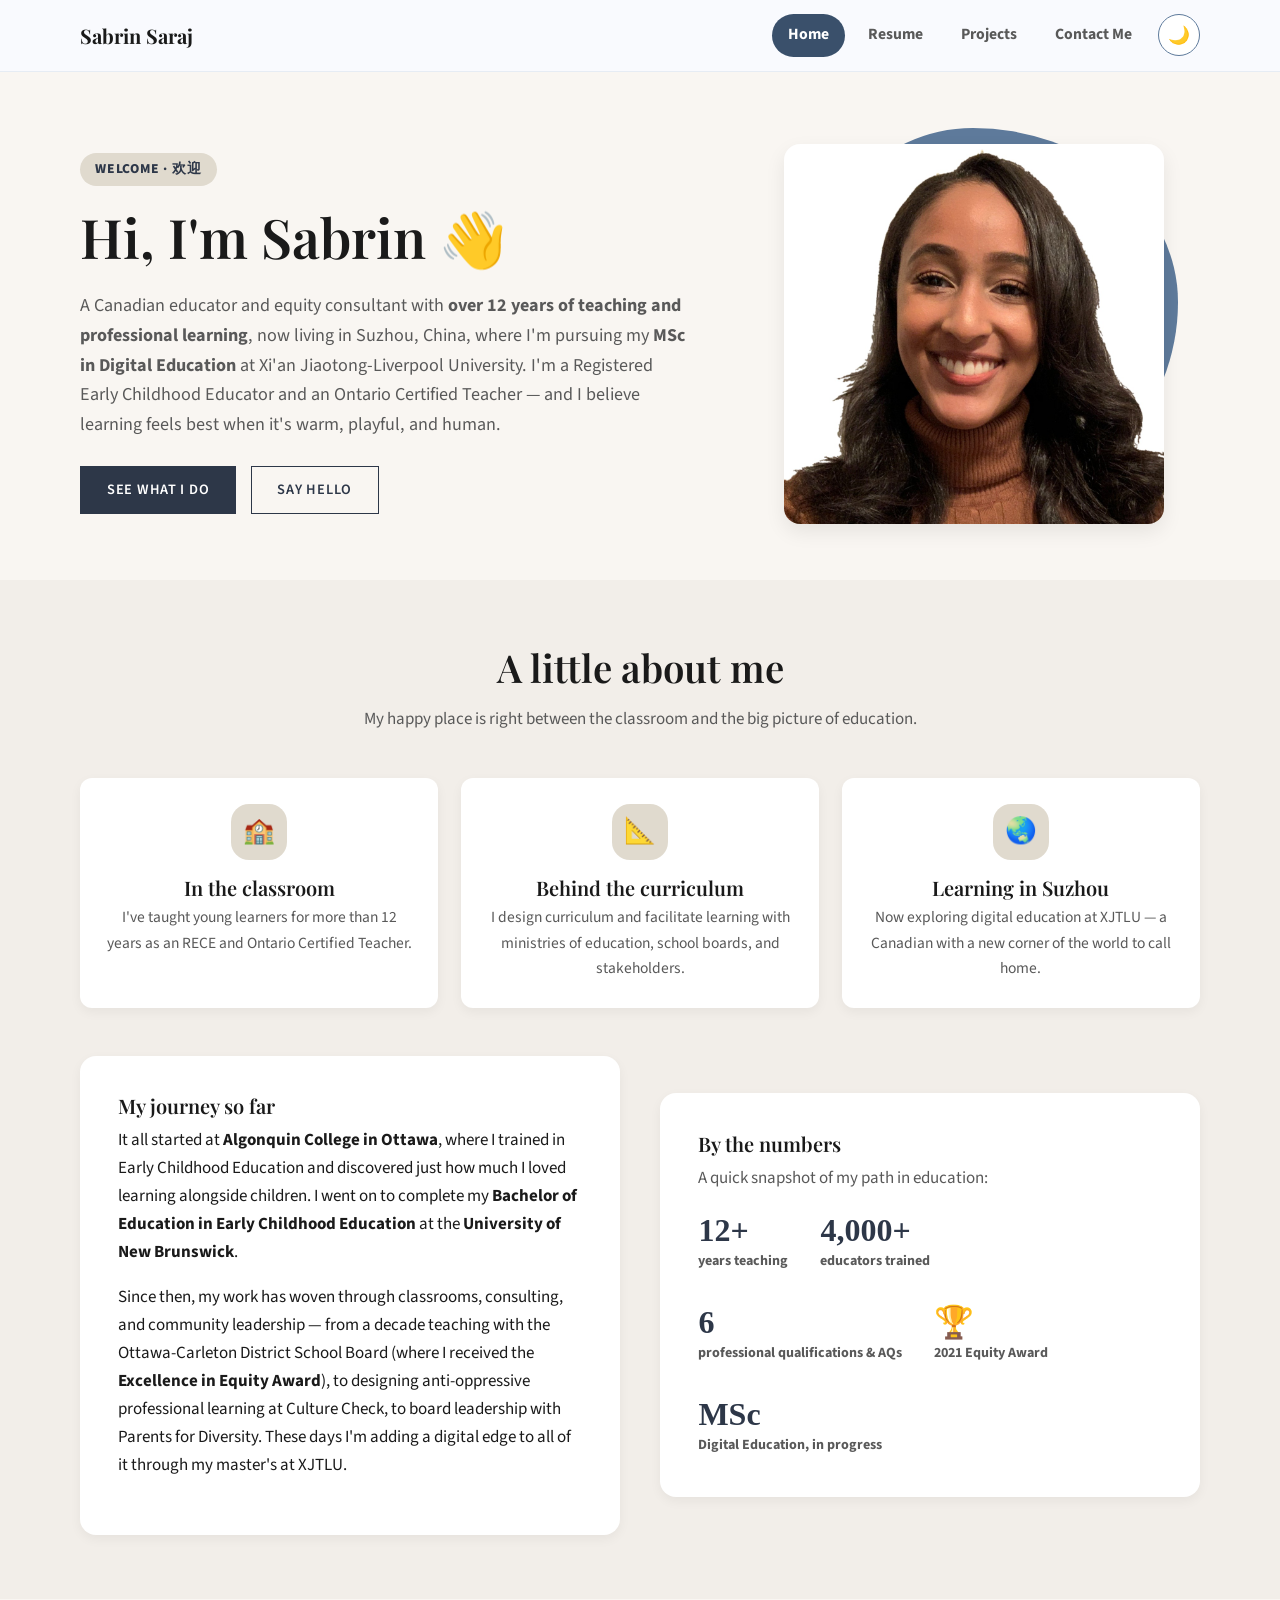
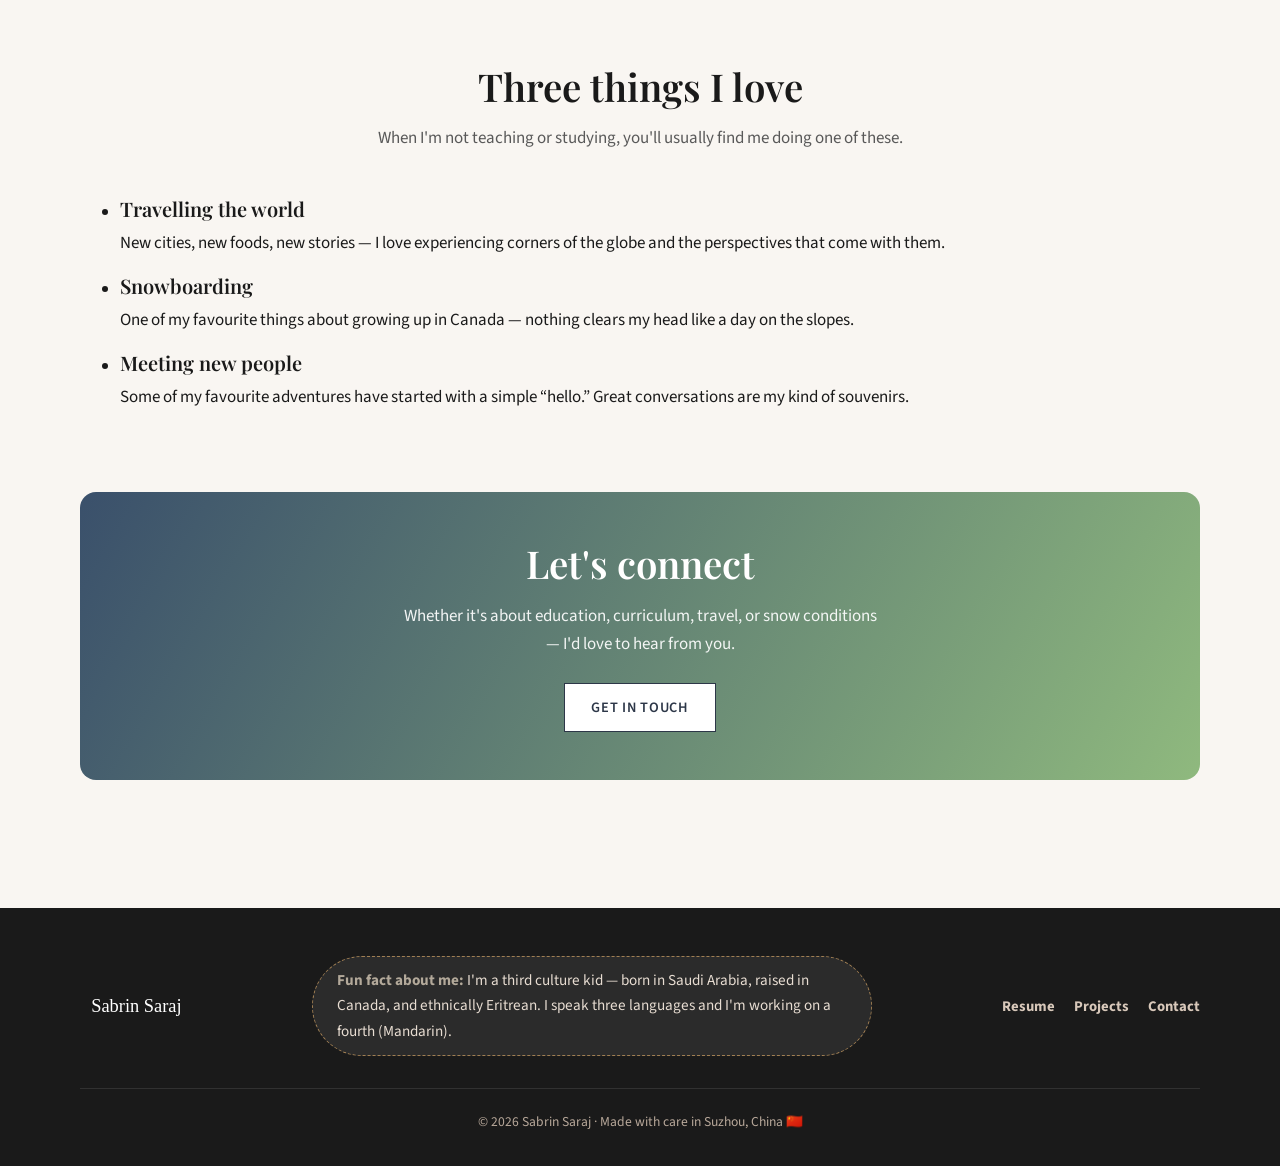
<file: e-portfolio-week-6/index.html>
<!DOCTYPE html>
<html lang="en">
<head>
  <meta charset="UTF-8" />
  <meta name="viewport" content="width=device-width, initial-scale=1.0" />
  <script>
    // Apply saved theme before first paint to avoid a flash
    (function () {
      try {
        var saved = localStorage.getItem("theme");
        if (saved === "dark" || (!saved && window.matchMedia("(prefers-color-scheme: dark)").matches)) {
          document.documentElement.setAttribute("data-theme", "dark");
        }
      } catch (e) {}
    })();
  </script>
  <title>Sabrin Saraj — Educator &amp; MSc Digital Education Student | Home</title>
  <meta name="description" content="Hi, I'm Sabrin Saraj — a Canadian educator and MSc Digital Education student at XJTLU in Suzhou, China. Welcome to my personal website!" />
  <link rel="preconnect" href="https://fonts.googleapis.com" />
  <link rel="preconnect" href="https://fonts.gstatic.com" crossorigin />
  <link href="https://fonts.googleapis.com/css2?family=Playfair+Display:wght@700&family=Source+Sans+Pro:wght@400;600&display=swap" rel="stylesheet" />
  <link rel="stylesheet" href="css/style.css" />
  <link rel="icon" href="data:image/svg+xml,<svg xmlns='http://www.w3.org/2000/svg' viewBox='0 0 100 100'><text y='.9em' font-size='90'></text></svg>" />
</head>
<body>

  <!-- ===== Header ===== -->
  <header class="site-header">
    <div class="container nav">
      <a href="index.html" class="logo"> Sabrin Saraj
      </a>
      <button class="nav-toggle" aria-label="Toggle navigation" aria-expanded="false"><span></span></button>
      <button class="theme-toggle" id="theme-toggle" type="button" aria-label="Toggle dark mode" title="Toggle dark mode">🌙</button>
      <ul class="nav-links">
        <li><a href="index.html" class="active">Home</a></li>
        <li><a href="resume.html">Resume</a></li>
        <li><a href="projects.html">Projects</a></li>
        <li><a href="contact.html">Contact Me</a></li>
      </ul>
    </div>
  </header>

  <main>
    <!-- ===== Hero ===== -->
    <section class="hero">
      <div class="container hero-grid">
        <div class="hero-text">
          <span class="eyebrow">Welcome · 欢迎</span>
          <h1>Hi, I'm Sabrin <span class="wave">👋</span></h1>
          <p class="hero-lead">
            A Canadian educator and equity consultant with <strong>over 12 years of teaching and professional learning</strong>,
            now living in Suzhou, China, where I'm pursuing my
            <strong>MSc in Digital Education</strong> at Xi'an Jiaotong-Liverpool University.
            I'm a Registered Early Childhood Educator and an Ontario Certified Teacher —
            and I believe learning feels best when it's warm, playful, and human.
          </p>
          <div class="hero-actions">
            <a href="projects.html" class="btn btn-primary">See what I do</a>
            <a href="contact.html" class="btn btn-ghost">Say hello</a>
          </div>
        </div>
        <div class="hero-photo-wrap">
          <img class="hero-photo" src="images/headshot.jpg" alt="Portrait of Sabrin Saraj, smiling warmly" />
        </div>
      </div>
    </section>

    <!-- ===== About / intro ===== -->
    <section class="section alt">
      <div class="container">
        <div class="section-head">
          <h2>A little about me</h2>
          <p>My happy place is right between the classroom and the big picture of education.</p>
        </div>

        <div class="intro-grid">
          <div class="fact-card">
            <div class="icon">🏫</div>
            <h3>In the classroom</h3>
            <p>I've taught young learners for more than 12 years as an RECE and Ontario Certified Teacher.</p>
          </div>
          <div class="fact-card">
            <div class="icon">📐</div>
            <h3>Behind the curriculum</h3>
            <p>I design curriculum and facilitate learning with ministries of education, school boards, and stakeholders.</p>
          </div>
          <div class="fact-card">
            <div class="icon">🌏</div>
            <h3>Learning in Suzhou</h3>
            <p>Now exploring digital education at XJTLU — a Canadian with a new corner of the world to call home.</p>
          </div>
        </div>

        <div class="intro-narrative">
          <div class="panel">
            <h3>My journey so far</h3>
            <p>
              It all started at <strong>Algonquin College in Ottawa</strong>, where I trained in
              Early Childhood Education and discovered just how much I loved learning alongside children.
              I went on to complete my <strong>Bachelor of Education in Early Childhood Education</strong>
              at the <strong>University of New Brunswick</strong>.
            </p>
            <p>
              Since then, my work has woven through classrooms, consulting, and community leadership —
              from a decade teaching with the Ottawa-Carleton District School Board (where I received the
              <strong>Excellence in Equity Award</strong>), to designing anti-oppressive professional learning
              at Culture Check, to board leadership with Parents for Diversity. These days I'm adding a
              digital edge to all of it through my master's at XJTLU.
            </p>
          </div>
          <div class="panel">
            <h3>By the numbers</h3>
            <p style="color:var(--mocha)">A quick snapshot of my path in education:</p>
            <div class="stat-row">
              <div class="stat">
                <strong>12+</strong>
                <span>years teaching</span>
              </div>
              <div class="stat">
                <strong>4,000+</strong>
                <span>educators trained</span>
              </div>
              <div class="stat">
                <strong>6</strong>
                <span>professional qualifications &amp; AQs</span>
              </div>
              <div class="stat">
                <strong>🏆</strong>
                <span>2021 Equity Award</span>
              </div>
              <div class="stat">
                <strong>MSc</strong>
                <span>Digital Education, in progress</span>
              </div>
            </div>
          </div>
        </div>
      </div>
    </section>

    <!-- ===== Things I like ===== -->
    <section class="section">
      <div class="container">
        <div class="section-head">
          <h2>Three things I love</h2>
          <p>When I'm not teaching or studying, you'll usually find me doing one of these.</p>
        </div>
        <div>
          <ul>
            <li>
              <h3>Travelling the world</h3>
              <p>New cities, new foods, new stories — I love experiencing corners of the globe and the perspectives that come with them.</p>
            </li>
            <li>
              <h3>Snowboarding</h3>
              <p>One of my favourite things about growing up in Canada — nothing clears my head like a day on the slopes.</p>
            </li>
            <li>
              <h3>Meeting new people</h3>
              <p>Some of my favourite adventures have started with a simple “hello.” Great conversations are my kind of souvenirs.</p>
            </li>
          </ul>
        </div>
      </div>
    </section>

    <!-- ===== CTA ===== -->
    <section class="section" style="padding-top:0;">
      <div class="container">
        <div class="cta-band">
          <h2>Let's connect</h2>
          <p>Whether it's about education, curriculum, travel, or snow conditions — I'd love to hear from you.</p>
          <a href="contact.html" class="btn btn-primary">Get in touch</a>
        </div>
      </div>
    </section>
  </main>

  <!-- ===== Footer ===== -->
  <footer class="site-footer">
    <div class="container">
      <div class="footer-grid">
        <div class="footer-brand"><span class="logo-badge"></span> Sabrin Saraj</div>
        <div class="footer-funfact">
          <strong>Fun fact about me:</strong> I'm a third culture kid — born in Saudi Arabia, raised in Canada, and ethnically Eritrean. I speak three languages and I'm working on a fourth (Mandarin).
        </div>
        <ul class="footer-links">
          <li><a href="resume.html">Resume</a></li>
          <li><a href="projects.html">Projects</a></li>
          <li><a href="contact.html">Contact</a></li>
        </ul>
      </div>
      <div class="footer-bottom">
        © <span id="year">2026</span> Sabrin Saraj · Made with care in Suzhou, China 🇨🇳
      </div>
    </div>
  </footer>

  <script src="js/main.js"></script>
</body>
</html>
</file>
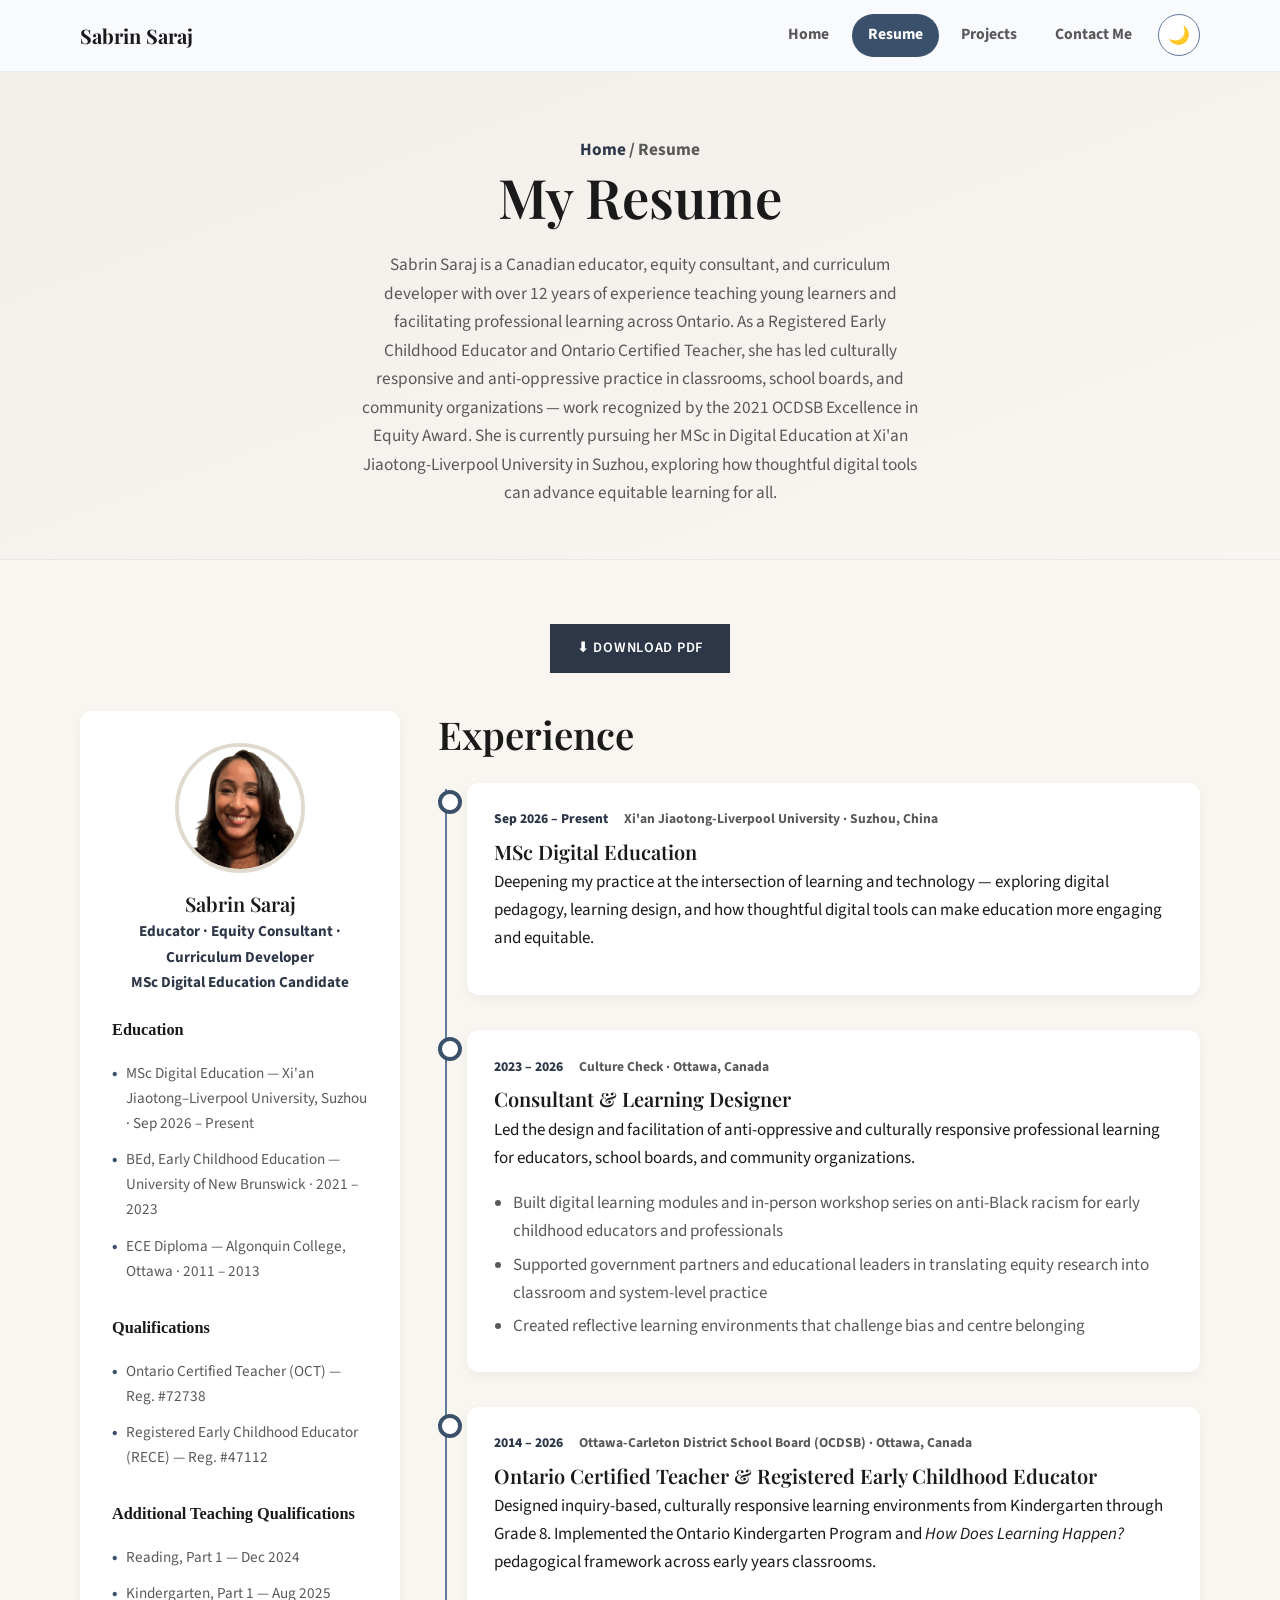
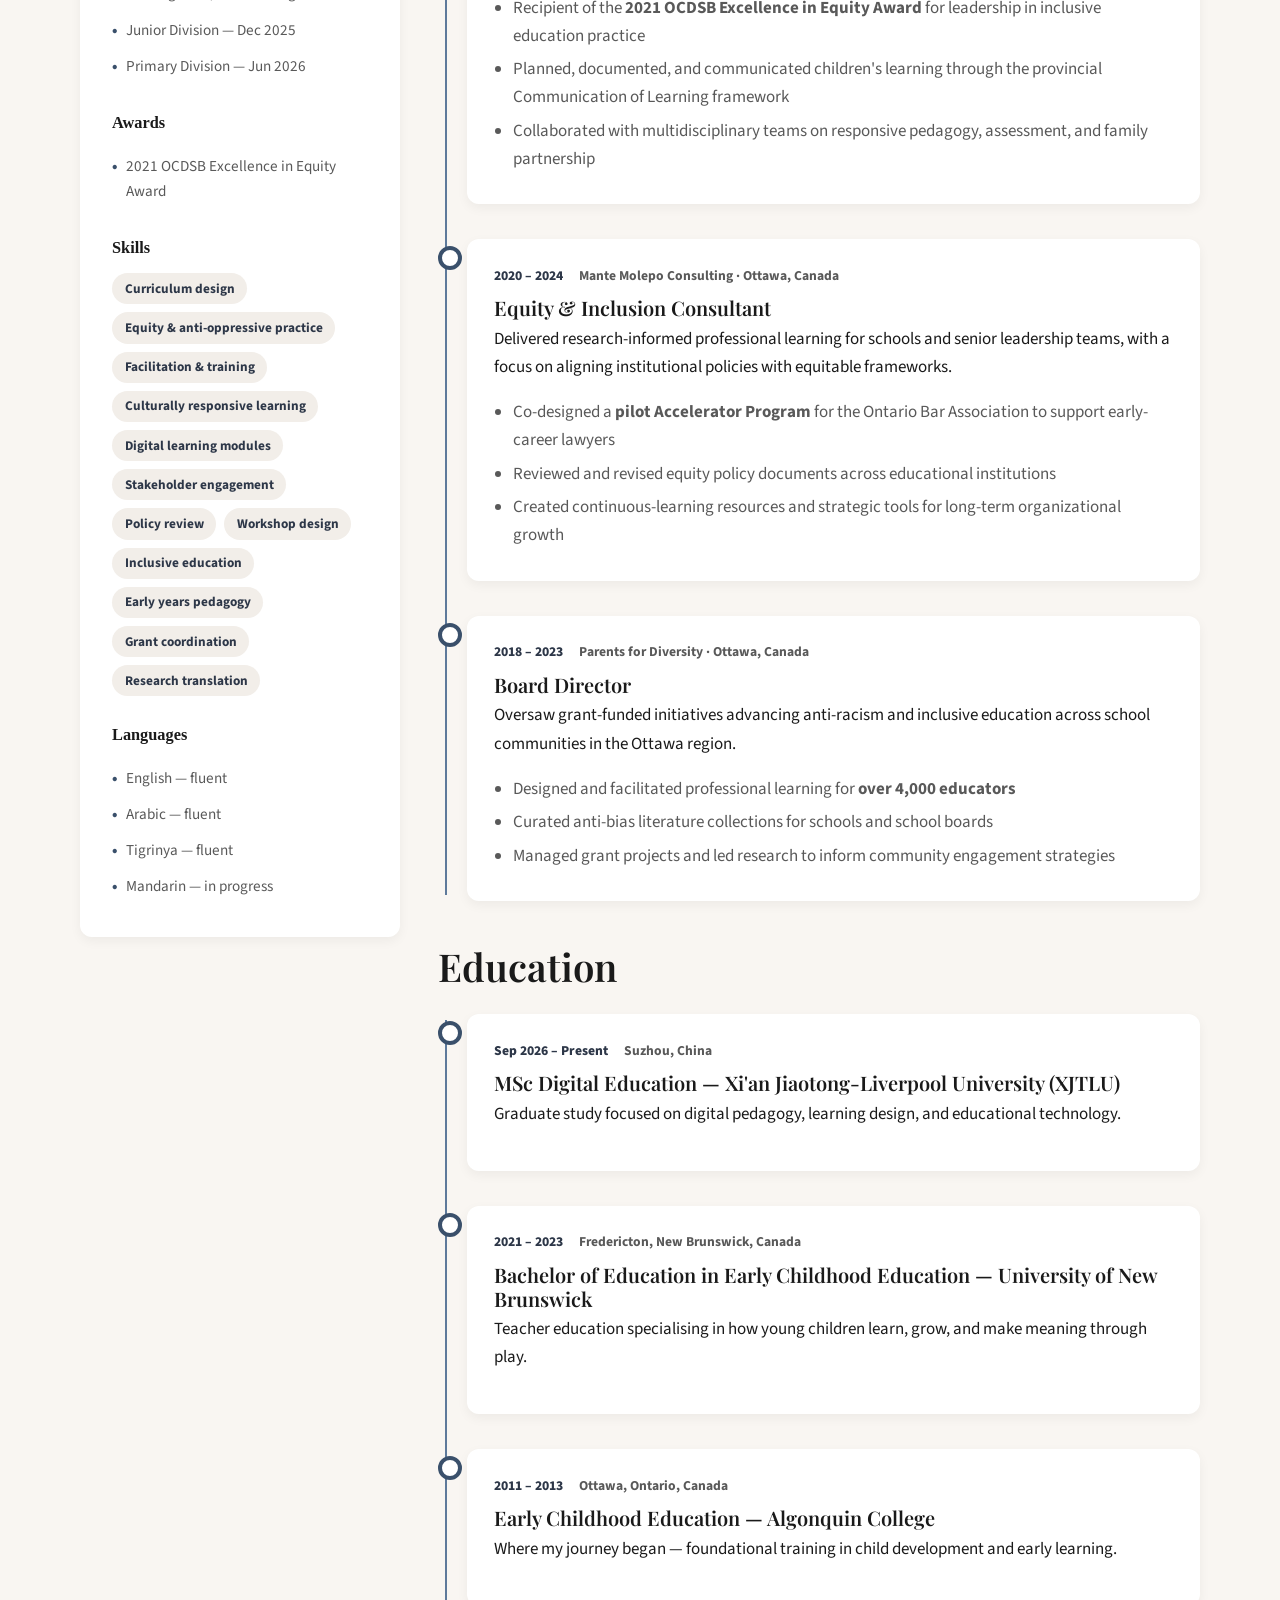
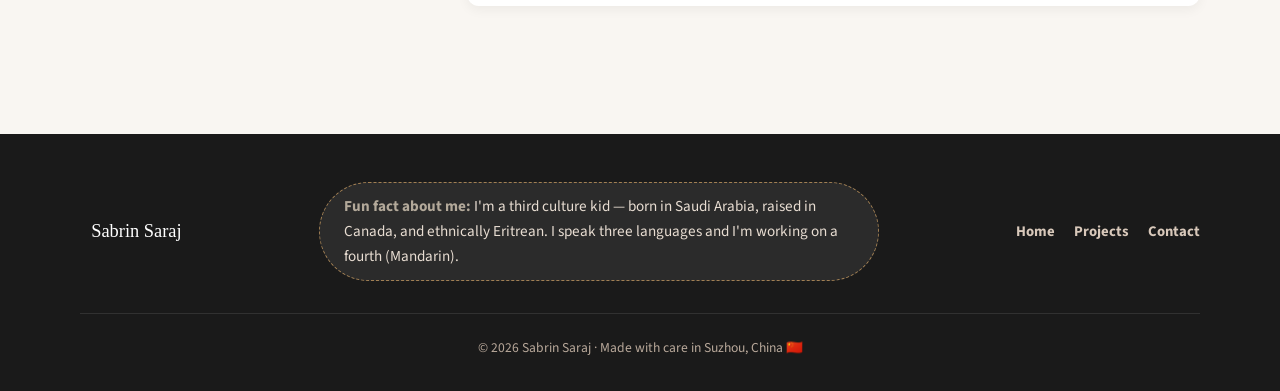
<file: e-portfolio-week-6/resume.html>
<!DOCTYPE html>
<html lang="en">
<head>
  <meta charset="UTF-8" />
  <meta name="viewport" content="width=device-width, initial-scale=1.0" />
  <script>
    // Apply saved theme before first paint to avoid a flash
    (function () {
      try {
        var saved = localStorage.getItem("theme");
        if (saved === "dark" || (!saved && window.matchMedia("(prefers-color-scheme: dark)").matches)) {
          document.documentElement.setAttribute("data-theme", "dark");
        }
      } catch (e) {}
    })();
  </script>
  <title>Resume — Sabrin Saraj | Educator &amp; Digital Education Student</title>
  <meta name="description" content="Resume of Sabrin Saraj — Registered Early Childhood Educator, Ontario Certified Teacher, and MSc Digital Education student at XJTLU." />
  <link rel="preconnect" href="https://fonts.googleapis.com" />
  <link rel="preconnect" href="https://fonts.gstatic.com" crossorigin />
  <link href="https://fonts.googleapis.com/css2?family=Playfair+Display:wght@700&family=Source+Sans+Pro:wght@400;600&display=swap" rel="stylesheet" />
  <link rel="stylesheet" href="css/style.css" />
  <link rel="icon" href="data:image/svg+xml,<svg xmlns='http://www.w3.org/2000/svg' viewBox='0 0 100 100'><text y='.9em' font-size='90'></text></svg>" />
</head>
<body>

  <!-- ===== Header ===== -->
  <header class="site-header">
    <div class="container nav">
      <a href="index.html" class="logo"> Sabrin Saraj
      </a>
      <button class="nav-toggle" aria-label="Toggle navigation" aria-expanded="false"><span></span></button>
      <button class="theme-toggle" id="theme-toggle" type="button" aria-label="Toggle dark mode" title="Toggle dark mode">🌙</button>
      <ul class="nav-links">
        <li><a href="index.html">Home</a></li>
        <li><a href="resume.html" class="active">Resume</a></li>
        <li><a href="projects.html">Projects</a></li>
        <li><a href="contact.html">Contact Me</a></li>
      </ul>
    </div>
  </header>

  <main>
    <!-- ===== Page hero ===== -->
    <section class="page-hero">
      <div class="container">
        <p class="breadcrumb"><a href="index.html">Home</a> / Resume</p>
        <h1>My Resume</h1>
        <p class="lead">
          Sabrin Saraj is a Canadian educator, equity consultant, and curriculum developer with over 12 years of experience teaching young learners and facilitating professional learning across Ontario. As a Registered Early Childhood Educator and Ontario Certified Teacher, she has led culturally responsive and anti-oppressive practice in classrooms, school boards, and community organizations — work recognized by the 2021 OCDSB Excellence in Equity Award. She is currently pursuing her MSc in Digital Education at Xi'an Jiaotong-Liverpool University in Suzhou, exploring how thoughtful digital tools can advance equitable learning for all.
        </p>
      </div>
    </section>

    <section class="section">
      <div class="container">
        <div class="resume-toolbar">
          <a class="btn btn-primary" href="resume.pdf" download>⬇️ Download PDF</a>
        </div>

        <div class="resume-layout">
          <!-- ===== Sidebar ===== -->
          <aside class="resume-side">
            <img class="side-photo" src="images/headshot.jpg" alt="Portrait of Sabrin Saraj" />
            <h3>Sabrin Saraj</h3>
            <p class="role">Educator · Equity Consultant · Curriculum Developer<br />MSc Digital Education Candidate</p>

            <div class="side-block">
              <h4>Education</h4>
              <ul>
                <li>MSc Digital Education — Xi'an Jiaotong–Liverpool University, Suzhou · Sep 2026 – Present</li>
                <li>BEd, Early Childhood Education — University of New Brunswick · 2021 – 2023</li>
                <li>ECE Diploma — Algonquin College, Ottawa · 2011 – 2013</li>
              </ul>
            </div>

            <div class="side-block">
              <h4>Qualifications</h4>
              <ul>
                <li>Ontario Certified Teacher (OCT) — Reg. #72738</li>
                <li>Registered Early Childhood Educator (RECE) — Reg. #47112</li>
              </ul>
            </div>

            <div class="side-block">
              <h4>Additional Teaching Qualifications</h4>
              <ul>
                <li>Reading, Part 1 — Dec 2024</li>
                <li>Kindergarten, Part 1 — Aug 2025</li>
                <li>Junior Division — Dec 2025</li>
                <li>Primary Division — Jun 2026</li>
              </ul>
            </div>

            <div class="side-block">
              <h4>Awards</h4>
              <ul>
                <li>2021 OCDSB Excellence in Equity Award</li>
              </ul>
            </div>

            <div class="side-block">
              <h4>Skills</h4>
              <div class="chip-row">
                <span class="chip">Curriculum design</span>
                <span class="chip">Equity &amp; anti-oppressive practice</span>
                <span class="chip">Facilitation &amp; training</span>
                <span class="chip">Culturally responsive learning</span>
                <span class="chip">Digital learning modules</span>
                <span class="chip">Stakeholder engagement</span>
                <span class="chip">Policy review</span>
                <span class="chip">Workshop design</span>
                <span class="chip">Inclusive education</span>
                <span class="chip">Early years pedagogy</span>
                <span class="chip">Grant coordination</span>
                <span class="chip">Research translation</span>
              </div>
            </div>

            <div class="side-block">
              <h4>Languages</h4>
              <ul>
                <li>English — fluent</li>
                <li>Arabic — fluent</li>
                <li>Tigrinya — fluent</li>
                <li>Mandarin — in progress</li>
              </ul>
            </div>
          </aside>

          <!-- ===== Main timeline ===== -->
          <div>
            <h2 style="margin-bottom:1.6rem;">Experience</h2>
            <div class="timeline">

              <div class="t-item">
                <div class="t-card">
                  <div class="t-meta">
                    <span>Sep 2026 – Present</span>
                    <span class="place">Xi'an Jiaotong-Liverpool University · Suzhou, China</span>
                  </div>
                  <h3>MSc Digital Education</h3>
                  <p>
                    Deepening my practice at the intersection of learning and technology — exploring
                    digital pedagogy, learning design, and how thoughtful digital tools can make
                    education more engaging and equitable.
                  </p>
                </div>
              </div>

              <div class="t-item">
                <div class="t-card">
                  <div class="t-meta">
                    <span>2023 – 2026</span>
                    <span class="place">Culture Check · Ottawa, Canada</span>
                  </div>
                  <h3>Consultant &amp; Learning Designer</h3>
                  <p>
                    Led the design and facilitation of anti-oppressive and culturally responsive
                    professional learning for educators, school boards, and community organizations.
                  </p>
                  <ul>
                    <li>Built digital learning modules and in-person workshop series on anti-Black racism for early childhood educators and professionals</li>
                    <li>Supported government partners and educational leaders in translating equity research into classroom and system-level practice</li>
                    <li>Created reflective learning environments that challenge bias and centre belonging</li>
                  </ul>
                </div>
              </div>

              <div class="t-item">
                <div class="t-card">
                  <div class="t-meta">
                    <span>2014 – 2026</span>
                    <span class="place">Ottawa-Carleton District School Board (OCDSB) · Ottawa, Canada</span>
                  </div>
                  <h3>Ontario Certified Teacher &amp; Registered Early Childhood Educator</h3>
                  <p>
                    Designed inquiry-based, culturally responsive learning environments from
                    Kindergarten through Grade 8. Implemented the Ontario Kindergarten Program and
                    <em>How Does Learning Happen?</em> pedagogical framework across early years classrooms.
                  </p>
                  <ul>
                    <li>Recipient of the <strong>2021 OCDSB Excellence in Equity Award</strong> for leadership in inclusive education practice</li>
                    <li>Planned, documented, and communicated children's learning through the provincial Communication of Learning framework</li>
                    <li>Collaborated with multidisciplinary teams on responsive pedagogy, assessment, and family partnership</li>
                  </ul>
                </div>
              </div>

              <div class="t-item">
                <div class="t-card">
                  <div class="t-meta">
                    <span>2020 – 2024</span>
                    <span class="place">Mante Molepo Consulting · Ottawa, Canada</span>
                  </div>
                  <h3>Equity &amp; Inclusion Consultant</h3>
                  <p>
                    Delivered research-informed professional learning for schools and senior leadership
                    teams, with a focus on aligning institutional policies with equitable frameworks.
                  </p>
                  <ul>
                    <li>Co-designed a <strong>pilot Accelerator Program</strong> for the Ontario Bar Association to support early-career lawyers</li>
                    <li>Reviewed and revised equity policy documents across educational institutions</li>
                    <li>Created continuous-learning resources and strategic tools for long-term organizational growth</li>
                  </ul>
                </div>
              </div>

              <div class="t-item">
                <div class="t-card">
                  <div class="t-meta">
                    <span>2018 – 2023</span>
                    <span class="place">Parents for Diversity · Ottawa, Canada</span>
                  </div>
                  <h3>Board Director</h3>
                  <p>
                    Oversaw grant-funded initiatives advancing anti-racism and inclusive education
                    across school communities in the Ottawa region.
                  </p>
                  <ul>
                    <li>Designed and facilitated professional learning for <strong>over 4,000 educators</strong></li>
                    <li>Curated anti-bias literature collections for schools and school boards</li>
                    <li>Managed grant projects and led research to inform community engagement strategies</li>
                  </ul>
                </div>
              </div>

            </div>

            <h2 style="margin:2.6rem 0 1.6rem;">Education</h2>
            <div class="timeline">

              <div class="t-item">
                <div class="t-card">
                  <div class="t-meta">
                    <span>Sep 2026 – Present</span>
                    <span class="place">Suzhou, China</span>
                  </div>
                  <h3>MSc Digital Education — Xi'an Jiaotong-Liverpool University (XJTLU)</h3>
                  <p>Graduate study focused on digital pedagogy, learning design, and educational technology.</p>
                </div>
              </div>

              <div class="t-item">
                <div class="t-card">
                  <div class="t-meta">
                    <span>2021 – 2023</span>
                    <span class="place">Fredericton, New Brunswick, Canada</span>
                  </div>
                  <h3>Bachelor of Education in Early Childhood Education — University of New Brunswick</h3>
                  <p>Teacher education specialising in how young children learn, grow, and make meaning through play.</p>
                </div>
              </div>

              <div class="t-item">
                <div class="t-card">
                  <div class="t-meta">
                    <span>2011 – 2013</span>
                    <span class="place">Ottawa, Ontario, Canada</span>
                  </div>
                  <h3>Early Childhood Education — Algonquin College</h3>
                  <p>Where my journey began — foundational training in child development and early learning.</p>
                </div>
              </div>

            </div>
          </div>
        </div>
      </div>
    </section>
  </main>

  <!-- ===== Footer ===== -->
  <footer class="site-footer">
    <div class="container">
      <div class="footer-grid">
        <div class="footer-brand"><span class="logo-badge"></span> Sabrin Saraj</div>
        <div class="footer-funfact">
          <strong>Fun fact about me:</strong> I'm a third culture kid — born in Saudi Arabia, raised in Canada, and ethnically Eritrean. I speak three languages and I'm working on a fourth (Mandarin).
        </div>
        <ul class="footer-links">
          <li><a href="index.html">Home</a></li>
          <li><a href="projects.html">Projects</a></li>
          <li><a href="contact.html">Contact</a></li>
        </ul>
      </div>
      <div class="footer-bottom">
        © <span id="year">2026</span> Sabrin Saraj · Made with care in Suzhou, China 🇨🇳
      </div>
    </div>
  </footer>

  <script src="js/main.js"></script>
</body>
</html>
</file>
<file: e-portfolio-week-6/css/style.css>
/* ============================================
   Personal Website — dusty blue minimalist theme
   ============================================ */

:root {
  /* Editorial & Refined Palette */
  --cream: #F9F6F2;
  --cream-2: #F2EEE9;
  --peach: #E0DACE;
  --coral: #3A506B;
  --coral-dark: #2D3748;
  --coral-soft: #5E7A9B;
  --gold: #B3A99A;
  --sage: #8D9B99;
  --espresso: #1A1A1A;
  --mocha: #595959;
  --white: #ffffff;

  /* Shape & depth */
  --r-sm: 8px;
  --r-md: 12px;
  --r-lg: 16px;
  --r-pill: 999px;
  --shadow-soft: 0 4px 12px rgba(0, 0, 0, 0.05);
  --shadow-lift: 0 8px 20px rgba(0, 0, 0, 0.08);

  --maxw: 1120px;
}

* { box-sizing: border-box; }

html { scroll-behavior: smooth; }

body {
  margin: 0;
  font-family: "Source Sans Pro", "Segoe UI", system-ui, -apple-system, sans-serif;
  color: var(--espresso);
  background: var(--cream);
  line-height: 1.65;
  font-size: 17px;
  -webkit-font-smoothing: antialiased;
}

img { max-width: 100%; display: block; }

h1, h2, h3 {
  font-family: "Playfair Display", Georgia, "Times New Roman", serif;
  color: var(--espresso);
  line-height: 1.2;
  margin: 0 0 0.4em;
  font-weight: 600;
}

h1 { font-size: clamp(2.2rem, 5vw, 3.4rem); }
h2 { font-size: clamp(1.7rem, 3.5vw, 2.4rem); }
h3 { font-size: 1.25rem; }

p { margin: 0 0 1em; }

a { color: var(--coral-dark); text-decoration: none; }
a:hover { color: var(--coral); }

.container {
  width: min(var(--maxw), 92%);
  margin-inline: auto;
}

/* ---------- Buttons ---------- */
.btn {
  display: inline-flex;
  align-items: center;
  gap: 0.5em;
  padding: 0.8em 1.8em;
  border-radius: 0;
  font-family: inherit;
  font-size: 0.9rem;
  font-weight: 600;
  cursor: pointer;
  border: 1px solid var(--coral-dark);
  transition: all 0.2s ease;
  text-transform: uppercase;
  letter-spacing: 0.05em;
}
.btn-primary {
  background: var(--coral-dark);
  color: #fff;
}
.btn-primary:hover {
  background: var(--espresso);
  border-color: var(--espresso);
  color: #fff;
}
.btn-ghost {
  background: transparent;
  color: var(--coral-dark);
  border-color: var(--coral-dark);
}
.btn-ghost:hover {
  background: var(--coral-dark);
  color: #fff;
}

/* ---------- Header / navigation ---------- */
.site-header {
  position: sticky;
  top: 0;
  z-index: 100;
  background: rgba(249, 251, 255, 0.88);
  backdrop-filter: blur(10px);
  border-bottom: 1px solid rgba(123, 154, 184, 0.14);
}

.nav {
  display: flex;
  align-items: center;
  justify-content: space-between;
  padding: 0.85rem 0;
}

.logo {
  display: flex;
  align-items: center;
  gap: 0.6rem;
  font-family: "Playfair Display", Georgia, serif;
  font-weight: 700;
  font-size: 1.25rem;
  color: var(--espresso);
}
.logo:hover { color: var(--coral-dark); }


.nav-links {
  display: flex;
  align-items: center;
  gap: 0.4rem;
  list-style: none;
  margin: 0 0 0 auto;
  padding: 0;
  order: 2;
}
.nav-links a {
  display: block;
  padding: 0.55rem 1rem;
  border-radius: var(--r-pill);
  color: var(--mocha);
  font-weight: 700;
  font-size: 0.98rem;
  transition: background 0.15s ease, color 0.15s ease;
}
.nav-links a:hover { background: var(--peach); color: var(--coral-dark); }
.nav-links a.active {
  background: var(--coral);
  color: #fff;
}

.nav-toggle {
  display: none;
  width: 46px;
  height: 46px;
  border: none;
  border-radius: 14px;
  background: var(--peach);
  cursor: pointer;
  padding: 0;
}
.nav-toggle span,
.nav-toggle span::before,
.nav-toggle span::after {
  content: "";
  display: block;
  width: 20px;
  height: 2px;
  background: var(--coral-dark);
  margin-inline: auto;
  position: relative;
  transition: transform 0.2s ease;
}
.nav-toggle span::before { position: absolute; top: -6px; }
.nav-toggle span::after { position: absolute; top: 6px; }

/* ---------- Hero (homepage) ---------- */
.hero {
  padding: 4.5rem 0 3.5rem;
}
.hero-grid {
  display: grid;
  grid-template-columns: 1.15fr 0.85fr;
  gap: 3.5rem;
  align-items: center;
}

.eyebrow {
  display: inline-block;
  background: var(--peach);
  color: var(--coral-dark);
  font-weight: 800;
  font-size: 0.85rem;
  letter-spacing: 0.06em;
  text-transform: uppercase;
  padding: 0.4em 1.1em;
  border-radius: var(--r-pill);
  margin-bottom: 1.1rem;
}

.hero h1 .wave { display: inline-block; transform-origin: 70% 70%; }
.hero h1 .wave:hover { animation: wave 0.7s ease-in-out 2; }
@keyframes wave {
  0%, 100% { transform: rotate(0deg); }
  25% { transform: rotate(18deg); }
  75% { transform: rotate(-12deg); }
}

.hero-lead {
  font-size: 1.13rem;
  color: var(--mocha);
  max-width: 34em;
}
.hero-actions {
  display: flex;
  flex-wrap: wrap;
  gap: 0.9rem;
  margin-top: 1.6rem;
}

.hero-photo-wrap {
  position: relative;
  justify-self: center;
  width: min(380px, 90%);
}
.hero-photo-wrap::before {
  content: "";
  position: absolute;
  inset: -16px -14px 18px 14px;
  background: var(--coral-soft);
  border-radius: 46% 54% 52% 48% / 52% 46% 54% 48%;
  z-index: 0;
}
.hero-photo {
  position: relative;
  z-index: 1;
  width: 100%;
  aspect-ratio: 1 / 1;
  object-fit: cover;
  border-radius: var(--r-lg);
  box-shadow: var(--shadow-lift);
}


/* ---------- Generic sections ---------- */
.section { padding: 4rem 0; }
.section.alt { background: var(--cream-2); }

.section-head {
  text-align: center;
  max-width: 620px;
  margin: 0 auto 2.8rem;
}
.section-head p { color: var(--mocha); margin-bottom: 0; }

/* ---------- Intro / about strip ---------- */
.intro-grid {
  display: grid;
  grid-template-columns: repeat(3, 1fr);
  gap: 1.4rem;
}
.fact-card {
  background: #fff;
  border-radius: var(--r-md);
  padding: 1.6rem 1.5rem;
  box-shadow: var(--shadow-soft);
  text-align: center;
}
.fact-card .icon {
  width: 56px;
  height: 56px;
  border-radius: 18px;
  display: grid;
  place-items: center;
  font-size: 1.6rem;
  margin: 0 auto 1rem;
  background: var(--peach);
}
.fact-card h3 { margin-bottom: 0.35rem; }
.fact-card p { color: var(--mocha); margin: 0; font-size: 0.97rem; }

.intro-narrative {
  display: grid;
  grid-template-columns: 1fr 1fr;
  gap: 2.5rem;
  align-items: center;
  margin-top: 3rem;
}
.intro-narrative .panel {
  background: #fff;
  border-radius: var(--r-lg);
  padding: 2.4rem;
  box-shadow: var(--shadow-soft);
}
.intro-narrative .stat-row {
  display: flex;
  gap: 2rem;
  flex-wrap: wrap;
  margin-top: 1.4rem;
}
.stat strong {
  display: block;
  font-family: "Fraunces", Georgia, serif;
  font-size: 2rem;
  color: var(--coral-dark);
  line-height: 1;
}
.stat span {
  font-size: 0.88rem;
  color: var(--mocha);
  font-weight: 700;
}

/* ---------- Interest cards ---------- */
.interest-grid {
  display: grid;
  grid-template-columns: repeat(3, 1fr);
  gap: 1.8rem;
}
.interest-card {
  background: #fff;
  border-radius: var(--r-md);
  overflow: hidden;
  box-shadow: var(--shadow-soft);
  transition: transform 0.22s ease, box-shadow 0.22s ease;
  display: flex;
  flex-direction: column;
}
.interest-card:hover {
  transform: translateY(-8px);
  box-shadow: var(--shadow-lift);
}
.interest-card img {
  width: 100%;
  aspect-ratio: 4 / 3;
  object-fit: cover;
}
.interest-body { padding: 1.5rem 1.5rem 1.7rem; }
.interest-body .emoji {
  font-size: 1.5rem;
  display: block;
  margin-bottom: 0.5rem;
}
.interest-body h3 { margin-bottom: 0.4rem; }
.interest-body p { color: var(--mocha); margin: 0; font-size: 0.98rem; }

/* ---------- CTA band ---------- */
.cta-band {
  background: linear-gradient(120deg, var(--coral) 0%, #8fb97e 100%);
  border-radius: var(--r-lg);
  padding: 3rem 2.5rem;
  text-align: center;
  color: #fff;
}
.cta-band h2 { color: #fff; }
.cta-band p { color: rgba(255, 255, 255, 0.92); max-width: 480px; margin: 0 auto 1.6rem; }
.cta-band .btn-primary {
  background: #fff;
  color: var(--coral-dark);
}
.cta-band .btn-primary:hover { background: var(--cream); }

/* ---------- Page hero (sub-pages) ---------- */
.page-hero {
  background: linear-gradient(160deg, var(--cream-2), var(--cream));
  padding: 4rem 0 3.2rem;
  text-align: center;
  border-bottom: 1px solid rgba(123, 154, 184, 0.10);
}
.page-hero p {
  color: var(--mocha);
  max-width: 560px;
  margin: 0 auto;
  font-size: 1.08rem;
}
.breadcrumb {
  font-size: 0.88rem;
  font-weight: 700;
  color: var(--mocha);
  margin-bottom: 1rem;
}
.breadcrumb a { color: var(--coral-dark); }

/* ---------- Resume ---------- */
.resume-layout {
  display: grid;
  grid-template-columns: 320px 1fr;
  gap: 2.4rem;
  align-items: start;
}
.resume-side {
  background: #fff;
  border-radius: var(--r-md);
  padding: 2rem;
  box-shadow: var(--shadow-soft);
  position: sticky;
  top: 100px;
}
.resume-side .side-photo {
  width: 130px;
  height: 130px;
  border-radius: 50%;
  object-fit: cover;
  margin: 0 auto 1.2rem;
  border: 4px solid var(--peach);
}
.resume-side h3 {
  text-align: center;
  margin-bottom: 0.2rem;
}
.resume-side .role {
  text-align: center;
  color: var(--coral-dark);
  font-weight: 700;
  font-size: 0.95rem;
  margin-bottom: 1.4rem;
}
.side-block { margin-bottom: 1.6rem; }
.side-block:last-child { margin-bottom: 0; }
.side-block h4 {
  font-family: "Fraunces", Georgia, serif;
  font-size: 1.02rem;
  margin: 0 0 0.7rem;
  color: var(--espresso);
}
.side-block ul { margin: 0; padding: 0; list-style: none; }
.side-block li {
  padding: 0.35rem 0;
  color: var(--mocha);
  font-size: 0.95rem;
  display: flex;
  gap: 0.55rem;
}
.side-block li::before { content: "\2022"; color: var(--coral); font-weight: 900; }

.chip-row { display: flex; flex-wrap: wrap; gap: 0.5rem; }
.chip {
  background: var(--cream-2);
  border-radius: var(--r-pill);
  padding: 0.35em 0.95em;
  font-size: 0.83rem;
  font-weight: 700;
  color: var(--coral-dark);
}

.timeline { position: relative; padding-left: 1.8rem; }
.timeline::before {
  content: "";
  position: absolute;
  left: 7px;
  top: 6px;
  bottom: 6px;
  width: 2px;
  background: var(--coral-soft);
}
.t-item { position: relative; margin-bottom: 2.2rem; }
.t-item:last-child { margin-bottom: 0; }
.t-item::before {
  content: "";
  position: absolute;
  left: -1.8rem;
  top: 7px;
  width: 16px;
  height: 16px;
  border-radius: 50%;
  background: #fff;
  border: 4px solid var(--coral);
}
.t-card {
  background: #fff;
  border-radius: var(--r-md);
  padding: 1.6rem 1.7rem;
  box-shadow: var(--shadow-soft);
}
.t-meta {
  display: flex;
  flex-wrap: wrap;
  gap: 0.4rem 1rem;
  font-size: 0.85rem;
  font-weight: 800;
  color: var(--coral-dark);
  margin-bottom: 0.55rem;
}
.t-meta .place { color: var(--mocha); font-weight: 700; }
.t-card h3 { margin-bottom: 0.3rem; }
.t-card ul { margin: 0.7rem 0 0; padding-left: 1.15rem; color: var(--mocha); }
.t-card li { margin-bottom: 0.35rem; }

.resume-toolbar { text-align: center; margin-bottom: 2.4rem; }

/* ---------- Projects ---------- */
.project-grid {
  display: grid;
  grid-template-columns: repeat(2, 1fr);
  gap: 1.8rem;
}
.project-card {
  background: #fff;
  border-radius: var(--r-md);
  overflow: hidden;
  box-shadow: var(--shadow-soft);
  display: flex;
  flex-direction: column;
  transition: transform 0.22s ease, box-shadow 0.22s ease;
}
.project-card:hover { transform: translateY(-6px); box-shadow: var(--shadow-lift); }
.project-cover {
  height: 190px;
  display: grid;
  place-items: center;
  font-size: 3.4rem;
}
.project-cover.c1 { background: linear-gradient(135deg, #d9e3ed, #94a3b8); }
.project-cover.c2 { background: linear-gradient(135deg, #eff4f9, #7d8c9b); }
.project-cover.c3 { background: linear-gradient(135deg, #c5d5e2, #7b9ab8); }
.project-cover.c4 { background: linear-gradient(135deg, #f0f4f8, #8ba8c7); }
.project-cover-logo {
  background: #f1f5f9;
  border-radius: var(--r-lg) var(--r-lg) 0 0;
  padding: 1.4rem 1rem;
  display: grid;
  place-items: center;
  min-height: 160px;
}
.project-cover-logo img {
  max-width: 92%;
  max-height: 110px;
  width: auto;
  height: auto;
  display: block;
}
.project-body { padding: 1.7rem; display: flex; flex-direction: column; flex: 1; }
.project-body h3 { margin-bottom: 0.5rem; }
.project-body p { color: var(--mocha); font-size: 0.97rem; flex: 1; }
.project-tags { display: flex; flex-wrap: wrap; gap: 0.45rem; margin: 0.6rem 0 1.2rem; }
.tag {
  background: var(--cream-2);
  color: var(--mocha);
  font-size: 0.78rem;
  font-weight: 700;
  padding: 0.3em 0.85em;
  border-radius: var(--r-pill);
}
.project-links { display: flex; gap: 1.2rem; font-weight: 800; font-size: 0.92rem; }

/* ---------- Contact ---------- */
.contact-grid {
  display: grid;
  grid-template-columns: 0.9fr 1.1fr;
  gap: 2.4rem;
  align-items: start;
}
.contact-info {
  background: linear-gradient(160deg, var(--coral), #8ba8c7);
  border-radius: var(--r-lg);
  padding: 2.4rem;
  color: #fff;
}
.contact-info h2 { color: #fff; font-size: 1.8rem; }
.contact-info > p { color: rgba(255,255,255,0.92); }
.contact-list { list-style: none; margin: 1.8rem 0 0; padding: 0; }
.contact-list li {
  display: flex;
  gap: 1rem;
  align-items: flex-start;
  padding: 0.8rem 0;
}
.contact-list .ci {
  width: 44px;
  height: 44px;
  border-radius: 14px;
  background: rgba(255,255,255,0.2);
  display: grid;
  place-items: center;
  font-size: 1.2rem;
  flex-shrink: 0;
}
.contact-list strong { display: block; font-size: 0.95rem; }
.contact-list a, .contact-list span {
  color: rgba(255,255,255,0.92);
  font-size: 0.95rem;
  word-break: break-word;
}
.contact-list a:hover { color: #fff; text-decoration: underline; }

.form-card {
  background: #fff;
  border-radius: var(--r-lg);
  padding: 2.4rem;
  box-shadow: var(--shadow-soft);
}
.form-row { display: grid; grid-template-columns: 1fr 1fr; gap: 1.1rem; }
.field { margin-bottom: 1.2rem; }
.field label {
  display: block;
  font-weight: 800;
  font-size: 0.92rem;
  margin-bottom: 0.4rem;
  color: var(--espresso);
}
.field input,
.field textarea {
  width: 100%;
  padding: 0.85rem 1.05rem;
  border: 2px solid var(--cream-2);
  border-radius: var(--r-sm);
  background: var(--cream);
  font-family: inherit;
  font-size: 0.98rem;
  color: var(--espresso);
  transition: border-color 0.15s ease, background 0.15s ease;
}
.field input:focus,
.field textarea:focus {
  outline: none;
  border-color: var(--coral);
  background: #fff;
}
.field textarea { resize: vertical; min-height: 140px; }
.form-note { font-size: 0.85rem; color: var(--mocha); margin: 0.8rem 0 0; }
.form-success {
  display: none;
  background: var(--cream-2);
  color: var(--coral-dark);
  border-radius: var(--r-sm);
  padding: 1rem 1.2rem;
  font-weight: 700;
  margin-top: 1rem;
}
.form-success.show { display: block; }

/* ---------- Footer ---------- */
.site-footer {
  background: var(--espresso);
  color: #e8ddd2;
  margin-top: 4rem;
  padding: 3rem 0 2rem;
}
.footer-grid {
  display: flex;
  flex-wrap: wrap;
  justify-content: space-between;
  align-items: center;
  gap: 1.5rem;
}
.footer-brand {
  display: flex;
  align-items: center;
  gap: 0.7rem;
  font-family: "Fraunces", Georgia, serif;
  font-size: 1.15rem;
  color: #fff;
}
.footer-funfact {
  background: rgba(255,255,255,0.08);
  border: 1px dashed rgba(240, 184, 110, 0.6);
  border-radius: var(--r-pill);
  padding: 0.7rem 1.5rem;
  font-size: 0.95rem;
  max-width: 560px;
}
.footer-funfact strong { color: var(--gold); }
.footer-links {
  display: flex;
  gap: 1.2rem;
  margin: 0;
  padding: 0;
  list-style: none;
}
.footer-links a { color: #d8c8ba; font-weight: 700; font-size: 0.92rem; }
.footer-links a:hover { color: var(--gold); }
.footer-bottom {
  margin-top: 2rem;
  padding-top: 1.4rem;
  border-top: 1px solid rgba(255,255,255,0.1);
  text-align: center;
  font-size: 0.85rem;
  color: #b8a89a;
}

/* ============================================
   Responsive — tablet
   ============================================ */
@media (max-width: 960px) {
  .hero-grid { grid-template-columns: 1fr; gap: 3rem; }
  .hero-photo-wrap { order: -1; width: min(320px, 80%); }
  .hero { text-align: center; padding-top: 3rem; }
  .hero-lead { margin-inline: auto; }
  .hero-actions { justify-content: center; }

  .intro-grid,
  .interest-grid { grid-template-columns: 1fr 1fr; }
  .fact-card:last-child { grid-column: 1 / -1; max-width: 60%; justify-self: center; }

  .intro-narrative { grid-template-columns: 1fr; gap: 1.6rem; }

  .resume-layout { grid-template-columns: 1fr; }
  .resume-side { position: static; }

  .contact-grid { grid-template-columns: 1fr; }
  .project-grid { grid-template-columns: 1fr; }
}

/* ============================================
   Responsive — phone
   ============================================ */
@media (max-width: 640px) {
  body { font-size: 16px; }
  .section { padding: 3rem 0; }

  /* Mobile navigation */
  .nav-toggle { display: block; margin-left: auto; }
  .nav-links {
    position: absolute;
    top: 100%;
    left: 0;
    right: 0;
    flex-direction: column;
    align-items: stretch;
    gap: 0.2rem;
    background: var(--cream);
    border-bottom: 1px solid rgba(123, 154, 184, 0.15);
    padding: 0.8rem 6%;
    box-shadow: var(--shadow-soft);
    display: none;
  }
  .nav-links.open { display: flex; }
  .nav-links a { padding: 0.85rem 1.1rem; }

  .intro-grid,
  .interest-grid { grid-template-columns: 1fr; }
  .fact-card:last-child { max-width: 100%; }

  .hero-badge.one { left: 0; }
  .hero-badge.two { right: 0; }

  .cta-band { padding: 2.2rem 1.4rem; }

  .form-row { grid-template-columns: 1fr; gap: 0; }
  .form-card, .contact-info { padding: 1.7rem; }

  .footer-funfact { border-radius: var(--r-md); }
  .footer-grid { flex-direction: column; text-align: center; }

  .todo-form { grid-template-columns: 1fr; }
  .todo-form .todo-add { width: 100%; }
}

/* ============================================
   To-do app
   ============================================ */
.todo {
  max-width: 640px;
  margin: 0 auto;
}
.todo h2 {
  font-family: var(--font-display);
  color: var(--espresso);
  font-size: 1.85rem;
  margin-bottom: 0.35rem;
}
.todo-lead {
  color: var(--mocha);
  margin-bottom: 1.3rem;
}
.todo-form {
  display: grid;
  grid-template-columns: 1fr auto auto;
  gap: 0.6rem;
  align-items: stretch;
  margin-bottom: 1.2rem;
}
.todo-extras {
  grid-column: 1 / -1;
  display: flex;
  flex-direction: column;
  gap: 0.45rem;
  padding-top: 0.2rem;
}
.todo-extras-label {
  font-size: 0.78rem;
  font-weight: 800;
  color: var(--mocha);
  letter-spacing: 0.04em;
  text-transform: uppercase;
  margin-right: 0.55rem;
}
.todo-priority,
.todo-emoji {
  display: flex;
  align-items: center;
  gap: 0.35rem;
  flex-wrap: wrap;
}

/* Priority chips */
.pri-chip {
  display: inline-flex;
  align-items: center;
  gap: 0.35rem;
  padding: 0.3rem 0.75rem;
  font: inherit;
  font-size: 0.82rem;
  font-weight: 700;
  border-radius: 999px;
  border: 1.5px solid var(--coral-soft);
  background: var(--white);
  color: var(--mocha);
  cursor: pointer;
  transition: background 0.15s ease, color 0.15s ease, border-color 0.15s ease;
}
.pri-chip .pri-dot {
  width: 8px;
  height: 8px;
  border-radius: 50%;
  display: inline-block;
  background: var(--coral-soft);
}
.pri-chip.pri-low .pri-dot    { background: var(--coral-soft); }
.pri-chip.pri-medium .pri-dot { background: var(--coral); }
.pri-chip.pri-high .pri-dot   { background: var(--coral-dark); }
.pri-chip:hover { border-color: var(--coral); }
.pri-chip.is-selected {
  border-color: currentColor;
  background: currentColor;
  color: #fff;
}
.pri-chip.is-selected .pri-dot { background: #fff; }
.pri-chip.pri-low.is-selected    { background: var(--coral-soft); border-color: var(--coral-soft); }
.pri-chip.pri-medium.is-selected { background: var(--coral); border-color: var(--coral); }
.pri-chip.pri-high.is-selected   { background: var(--coral-dark); border-color: var(--coral-dark); }

/* Emoji chips */
.emoji-chip {
  width: 32px;
  height: 32px;
  border-radius: 8px;
  border: 1.5px solid transparent;
  background: transparent;
  font-size: 1.05rem;
  line-height: 1;
  cursor: pointer;
  padding: 0;
  display: grid;
  place-items: center;
  transition: background 0.15s ease, border-color 0.15s ease, transform 0.12s ease;
}
.emoji-chip:hover { background: var(--cream-2); }
.emoji-chip.is-selected {
  border-color: var(--coral);
  background: var(--cream-2);
  transform: translateY(-1px);
}
.emoji-chip[data-emoji="none"] {
  font-size: 0.75rem;
  color: var(--mocha);
}
.todo-input,
.todo-date {
  font: inherit;
  padding: 0.75rem 1rem;
  border: 1.5px solid var(--coral-soft);
  border-radius: var(--r-sm);
  background: var(--white);
  color: var(--espresso);
  outline: none;
  transition: border-color 0.15s ease, box-shadow 0.15s ease;
}
.todo-input:focus,
.todo-date:focus {
  border-color: var(--coral);
  box-shadow: 0 0 0 3px rgba(123, 154, 184, 0.18);
}
.todo-date {
  color-scheme: light;
}
.todo-list {
  list-style: none;
  margin: 0;
  padding: 0;
  display: flex;
  flex-direction: column;
  gap: 0.5rem;
}
.todo-item {
  display: flex;
  align-items: center;
  gap: 0.85rem;
  padding: 0.75rem 0.9rem;
  background: var(--white);
  border: 1.5px solid var(--coral-soft);
  border-radius: var(--r-sm);
  transition: background 0.2s ease, border-color 0.2s ease;
}
.todo-item:hover { border-color: var(--coral); }
.todo-checkbox {
  appearance: none;
  -webkit-appearance: none;
  width: 22px;
  height: 22px;
  border: 2px solid var(--coral);
  border-radius: 6px;
  background: var(--white);
  cursor: pointer;
  flex-shrink: 0;
  position: relative;
  transition: background 0.15s ease, border-color 0.15s ease;
}
.todo-checkbox:checked {
  background: var(--coral);
  border-color: var(--coral);
}
.todo-checkbox:checked::after {
  content: "";
  position: absolute;
  left: 6px;
  top: 2px;
  width: 6px;
  height: 11px;
  border: solid var(--white);
  border-width: 0 2.5px 2.5px 0;
  transform: rotate(45deg);
}
.todo-body {
  flex: 1;
  min-width: 0;
  display: flex;
  flex-direction: column;
  gap: 2px;
}
.todo-text {
  color: var(--espresso);
  font-weight: 600;
  word-break: break-word;
  cursor: text;
  padding: 0.15rem 0.4rem;
  border-radius: 6px;
  margin: -0.15rem -0.4rem;
  transition: background 0.15s ease;
}
.todo-text:hover { background: var(--cream-2); }
.todo-text:focus { outline: none; }
.todo-item.done .todo-text {
  text-decoration: line-through;
  color: var(--mocha);
  font-weight: 500;
}
.todo-text-input {
  width: 100%;
  font: inherit;
  font-weight: 600;
  padding: 0.25rem 0.5rem;
  border: 1.5px solid var(--coral);
  border-radius: 6px;
  background: var(--white);
  color: var(--espresso);
  outline: none;
  box-shadow: 0 0 0 3px rgba(123, 154, 184, 0.18);
}
.todo-date-badge {
  font-size: 0.78rem;
  color: var(--mocha);
  background: var(--cream-2);
  padding: 2px 8px;
  border-radius: var(--r-pill);
  width: fit-content;
}
.todo-item.done .todo-date-badge { opacity: 0.65; }
.todo-prio-badge {
  font-size: 0.72rem;
  font-weight: 800;
  letter-spacing: 0.04em;
  text-transform: uppercase;
  padding: 1px 7px;
  border-radius: var(--r-pill);
  width: fit-content;
}
.todo-prio-badge.low    { background: var(--cream-2); color: var(--sage); }
.todo-prio-badge.medium { background: #e2e8f0; color: #334155; }
.todo-prio-badge.high   { background: #1e293b; color: #f8fafc; }
.todo-emoji-prefix {
  font-size: 1.2rem;
  line-height: 1;
  margin-right: 0.35rem;
}
.todo-item.done .todo-prio-badge { opacity: 0.55; }
.todo-delete {
  background: transparent;
  border: none;
  color: var(--mocha);
  font-size: 1.2rem;
  cursor: pointer;
  padding: 2px 8px;
  border-radius: 6px;
  line-height: 1;
  transition: background 0.15s ease, color 0.15s ease;
}
.todo-delete:hover,
.todo-delete:focus {
  background: rgba(180, 80, 80, 0.10);
  color: #a84040;
  outline: none;
}
.todo-empty {
  text-align: center;
  color: var(--mocha);
  padding: 1.5rem 1rem;
  background: var(--cream);
  border-radius: var(--r-sm);
  border: 1.5px dashed var(--coral-soft);
}
.todo-empty.hidden { display: none; }
.todo-counter {
  margin: -0.3rem 0 0.8rem;
  font-weight: 800;
  font-size: 0.88rem;
  color: var(--mocha);
  display: flex;
  align-items: center;
  gap: 0.5rem;
  flex-wrap: wrap;
}
.todo-counter .count-nums {
  color: var(--coral-dark);
  font-family: "Fraunces", Georgia, serif;
  font-size: 1.08rem;
}
.todo-counter .progress-bar {
  flex: 1;
  min-width: 100px;
  max-width: 180px;
  height: 6px;
  background: var(--cream-2);
  border-radius: 999px;
  overflow: hidden;
}
.todo-counter .progress-fill {
  height: 100%;
  background: linear-gradient(90deg, var(--coral), var(--coral-dark));
  border-radius: 999px;
  transition: width 0.35s ease;
}
.todo-status {
  font-size: 0.82rem;
  margin: -0.3rem 0 0.8rem;
  padding: 0.4rem 0.7rem;
  border-radius: var(--r-sm);
  background: transparent;
  color: var(--mocha);
  transition: background 0.2s ease, color 0.2s ease;
}
.todo-status.info { background: var(--cream-2); color: var(--espresso); }
.todo-status.error { background: rgba(180, 80, 80, 0.10); color: #a84040; }

/* ============================================
   Dark-mode toggle button
   ============================================ */
.theme-toggle {
  width: 42px;
  height: 42px;
  border-radius: 50%;
  border: 1.5px solid var(--coral-soft);
  background: var(--white);
  color: var(--espresso);
  font-size: 1.1rem;
  line-height: 1;
  cursor: pointer;
  display: grid;
  place-items: center;
  margin-left: 0.6rem;
  flex-shrink: 0;
  order: 3;
  transition: background 0.2s ease, border-color 0.2s ease, transform 0.2s ease;
}
.theme-toggle:hover { border-color: var(--coral); transform: translateY(-2px); }

/* ============================================
   Dark theme
   ============================================ */
html[data-theme="dark"] {
  --cream: #1a252f;
  --cream-2: #24303d;
  --peach: #34495e;
  --coral: #8ba8c7;
  --coral-dark: #a5bdd5;
  --coral-soft: #2c3e50;
  --gold: #94a3b8;
  --sage: #8ea1b4;
  --espresso: #ecf0f1;
  --mocha: #95a5a6;
  --white: #2c3e50;
  --shadow-soft: 0 10px 30px rgba(0, 0, 0, 0.4);
  --shadow-lift: 0 18px 40px rgba(0, 0, 0, 0.55);
}

html[data-theme="dark"] body,
html[data-theme="dark"] .fact-card,
html[data-theme="dark"] .interest-card,
html[data-theme="dark"] .intro-narrative .panel,
html[data-theme="dark"] .resume-side,
html[data-theme="dark"] .t-card,
html[data-theme="dark"] .project-card,
html[data-theme="dark"] .form-card,
html[data-theme="dark"] .hero-badge,
html[data-theme="dark"] .theme-toggle,
html[data-theme="dark"] .todo-item {
  transition: background-color 0.3s ease, color 0.3s ease, border-color 0.3s ease;
}

html[data-theme="dark"] body { background: var(--cream); color: var(--espresso); }

html[data-theme="dark"] .site-header {
  background: rgba(26, 37, 47, 0.88);
  border-bottom-color: rgba(139, 168, 199, 0.18);
}

/* Cards that hardcode #fff */
html[data-theme="dark"] .fact-card,
html[data-theme="dark"] .interest-card,
html[data-theme="dark"] .intro-narrative .panel,
html[data-theme="dark"] .resume-side,
html[data-theme="dark"] .t-card,
html[data-theme="dark"] .project-card,
html[data-theme="dark"] .form-card,
html[data-theme="dark"] .hero-badge,
html[data-theme="dark"] .theme-toggle { background: var(--white); }

html[data-theme="dark"] .t-item::before { background: var(--cream); }

/* Contact form fields */
html[data-theme="dark"] .field input,
html[data-theme="dark"] .field textarea {
  background: #24303d;
  border-color: var(--coral-soft);
  color: var(--espresso);
}
html[data-theme="dark"] .field input:focus,
html[data-theme="dark"] .field textarea:focus { background: #2c3e50; }

html[data-theme="dark"] .form-success {
  background: #2c3e50;
  color: var(--coral-dark);
}

/* Native date-picker controls in dark mode */
html[data-theme="dark"] .todo-date {
  color-scheme: dark;
  background: var(--white);
}

/* Logo covers stay light so company logos render as designed */
html[data-theme="dark"] .project-cover-logo { background: #eff4f9; }

/* ---------- Footer in dark mode ---------- */
html[data-theme="dark"] .site-footer {
  background: #151d26;
  color: #b0c4a6;
}
html[data-theme="dark"] .footer-brand { color: #ecf0f1; }
html[data-theme="dark"] .footer-funfact {
  background: rgba(255, 255, 255, 0.06);
  border-color: rgba(139, 168, 199, 0.4);
  color: #d4ddcc;
}
html[data-theme="dark"] .footer-funfact strong { color: var(--coral-dark); }
html[data-theme="dark"] .footer-links a { color: #b0c4a6; }
html[data-theme="dark"] .footer-links a:hover { color: var(--coral); }
html[data-theme="dark"] .footer-bottom {
  border-top-color: rgba(255, 255, 255, 0.08);
  color: #8ea1b4;
}

/* ---------- CTA band & contact-info in dark mode ---------- */
html[data-theme="dark"] .cta-band {
  background: linear-gradient(160deg, #2c3e50, #1a252f);
}
html[data-theme="dark"] .cta-band h2 { color: #ecf0f1; }
html[data-theme="dark"] .cta-band p { color: rgba(236, 240, 241, 0.88); }
html[data-theme="dark"] .cta-band .btn-ghost {
  background: rgba(255, 255, 255, 0.1);
  color: #ecf0f1;
}

html[data-theme="dark"] .contact-info {
  background: linear-gradient(160deg, #2c3e50, #1a252f);
}
html[data-theme="dark"] .contact-info h2 { color: #ecf0f1; }
html[data-theme="dark"] .contact-info > p { color: rgba(236, 240, 241, 0.88); }
html[data-theme="dark"] .contact-list a { color: rgba(236, 240, 241, 0.92); }
html[data-theme="dark"] .contact-list a:hover { color: #fff; }

/* ============================================
   Weather app (projects page)
   ============================================ */
.weather {
  max-width: 640px;
  margin: 0 auto;
}
.weather h2 {
  font-family: var(--font-display);
  color: var(--espresso);
  font-size: 1.85rem;
  margin-bottom: 0.35rem;
}
.weather-lead {
  color: var(--mocha);
  margin-bottom: 1.3rem;
}
.weather-form {
  display: grid;
  grid-template-columns: 1fr auto;
  gap: 0.6rem;
  align-items: stretch;
  margin-bottom: 1.1rem;
}
.weather-input {
  font: inherit;
  padding: 0.75rem 1rem;
  border: 1.5px solid var(--coral-soft);
  border-radius: var(--r-sm);
  background: var(--white);
  color: var(--espresso);
  outline: none;
  transition: border-color 0.15s ease, box-shadow 0.15s ease;
}
.weather-input:focus {
  border-color: var(--coral);
  box-shadow: 0 0 0 3px rgba(123, 154, 184, 0.18);
}
.weather-units {
  grid-column: 1 / -1;
  display: inline-flex;
  align-items: center;
  gap: 0.4rem;
  padding-top: 0.1rem;
}
.weather-units-label {
  font-size: 0.78rem;
  font-weight: 800;
  letter-spacing: 0.04em;
  text-transform: uppercase;
  color: var(--mocha);
  margin-right: 0.25rem;
}
.unit-chip {
  font: inherit;
  font-size: 0.85rem;
  font-weight: 700;
  padding: 0.32rem 0.85rem;
  border-radius: var(--r-pill);
  border: 1.5px solid var(--coral-soft);
  background: var(--white);
  color: var(--mocha);
  cursor: pointer;
  transition: background 0.15s ease, color 0.15s ease, border-color 0.15s ease;
}
.unit-chip:hover { border-color: var(--coral); }
.unit-chip.is-selected {
  background: var(--coral);
  color: #fff;
  border-color: var(--coral);
}
html[data-theme="dark"] .unit-chip { background: var(--white); }
html[data-theme="dark"] .unit-chip.is-selected { background: var(--coral); color: #fff; }
.weather-status {
  margin: 0 0 0.8rem;
  font-size: 0.95rem;
  color: var(--mocha);
  min-height: 1.2em;
}
.weather-status.info { color: var(--coral-dark); }
.weather-status.error { color: #a04828; }
.weather-status:empty { display: none; }

.weather-result {
  display: flex;
  align-items: center;
  gap: 1.4rem;
  padding: 1.6rem 1.8rem;
  background: var(--white);
  border: 1px solid var(--coral-soft);
  border-radius: var(--r-md);
  box-shadow: var(--shadow-soft);
  animation: weather-pop 0.25s ease;
}
@keyframes weather-pop {
  from { opacity: 0; transform: translateY(6px); }
  to   { opacity: 1; transform: translateY(0); }
}
.weather-icon {
  font-size: 3.4rem;
  line-height: 1;
  flex-shrink: 0;
}
.weather-details { display: flex; flex-direction: column; gap: 0.1rem; }
.weather-details h3 {
  margin: 0 0 0.15rem;
  font-size: 1.35rem;
  color: var(--espresso);
}
.weather-temp {
  margin: 0;
  font-family: "Fraunces", Georgia, serif;
  font-size: 2.1rem;
  font-weight: 700;
  color: var(--coral-dark);
  line-height: 1.1;
}
.weather-condition {
  margin: 0;
  color: var(--mocha);
  font-size: 1rem;
  text-transform: capitalize;
}

html[data-theme="dark"] .weather-input { background: var(--white); }
html[data-theme="dark"] .weather-result { background: var(--white); }
html[data-theme="dark"] .weather-status.error { color: #e08a6a; }

/* 3-day forecast */
.weather-forecast {
  display: grid;
  grid-template-columns: repeat(3, 1fr);
  gap: 0.7rem;
  margin-top: 1rem;
}
.forecast-day {
  display: flex;
  flex-direction: column;
  align-items: center;
  gap: 0.3rem;
  padding: 1rem 0.6rem;
  background: var(--white);
  border: 1px solid var(--coral-soft);
  border-radius: var(--r-sm);
  box-shadow: var(--shadow-soft);
  text-align: center;
}
.forecast-day-name {
  font-size: 0.8rem;
  font-weight: 800;
  letter-spacing: 0.03em;
  text-transform: uppercase;
  color: var(--mocha);
}
.forecast-day-icon { font-size: 2rem; line-height: 1; }
.forecast-day-temps {
  display: flex;
  flex-direction: column;
  gap: 0.05rem;
  line-height: 1.2;
}
.forecast-high {
  font-weight: 700;
  color: var(--coral-dark);
  font-size: 1rem;
}
.forecast-low {
  color: var(--mocha);
  font-size: 0.85rem;
  opacity: 0.85;
}
html[data-theme="dark"] .forecast-day { background: var(--white); }

@media (max-width: 620px) {
  .weather-form { grid-template-columns: 1fr; }
  .weather-form .weather-search { width: 100%; }
  .weather-result { flex-direction: column; text-align: center; gap: 0.6rem; padding: 1.3rem; }
  .weather-icon { font-size: 3rem; }
  .weather-forecast { gap: 0.45rem; }
  .forecast-day { padding: 0.75rem 0.35rem; }
  .forecast-day-icon { font-size: 1.7rem; }
}

/* ============================================
   Print styles (resume page)
   ============================================ */
@media print {
  html, body { background: #fff !important; color: #000 !important; font-size: 12pt; }
  .site-header, .site-footer, .resume-toolbar, .theme-toggle, .nav-toggle { display: none !important; }
  .page-hero { padding: 1rem 0 1.2rem !important; background: none !important; border: none !important; }
  .page-hero .breadcrumb { display: none !important; }
  .page-hero h1 { font-size: 22pt; margin-bottom: 0.3em; }
  .page-hero .lead { font-size: 11pt; color: #222 !important; }
  .section { padding: 1.5rem 0 !important; }
  .resume-layout { grid-template-columns: 260px 1fr; gap: 1.4rem; }
  .resume-side { background: #fff !important; box-shadow: none !important; border: 1px solid #ddd; border-radius: 6px; padding: 1.2rem; position: static !important; }
  .t-card { background: #fff !important; box-shadow: none !important; border: 1px solid #eee; border-radius: 6px; padding: 1rem 1.1rem; break-inside: avoid; }
  .chip { background: #f0f0f0 !important; color: #333 !important; border: 1px solid #ddd; }
  .t-item { break-inside: avoid; }
  .timeline { padding-left: 1.2rem; }
  .timeline::before { background: #ccc; }
  .t-item::before { border-color: #888; }
  .resume-side, .t-card img { filter: none !important; }
  .resume-side img { border: 2px solid #ddd !important; }
  a { color: #000 !important; text-decoration: none !important; }
  .container { width: 100% !important; max-width: none !important; }
  @page { margin: 1.2cm; }
}
</file>
